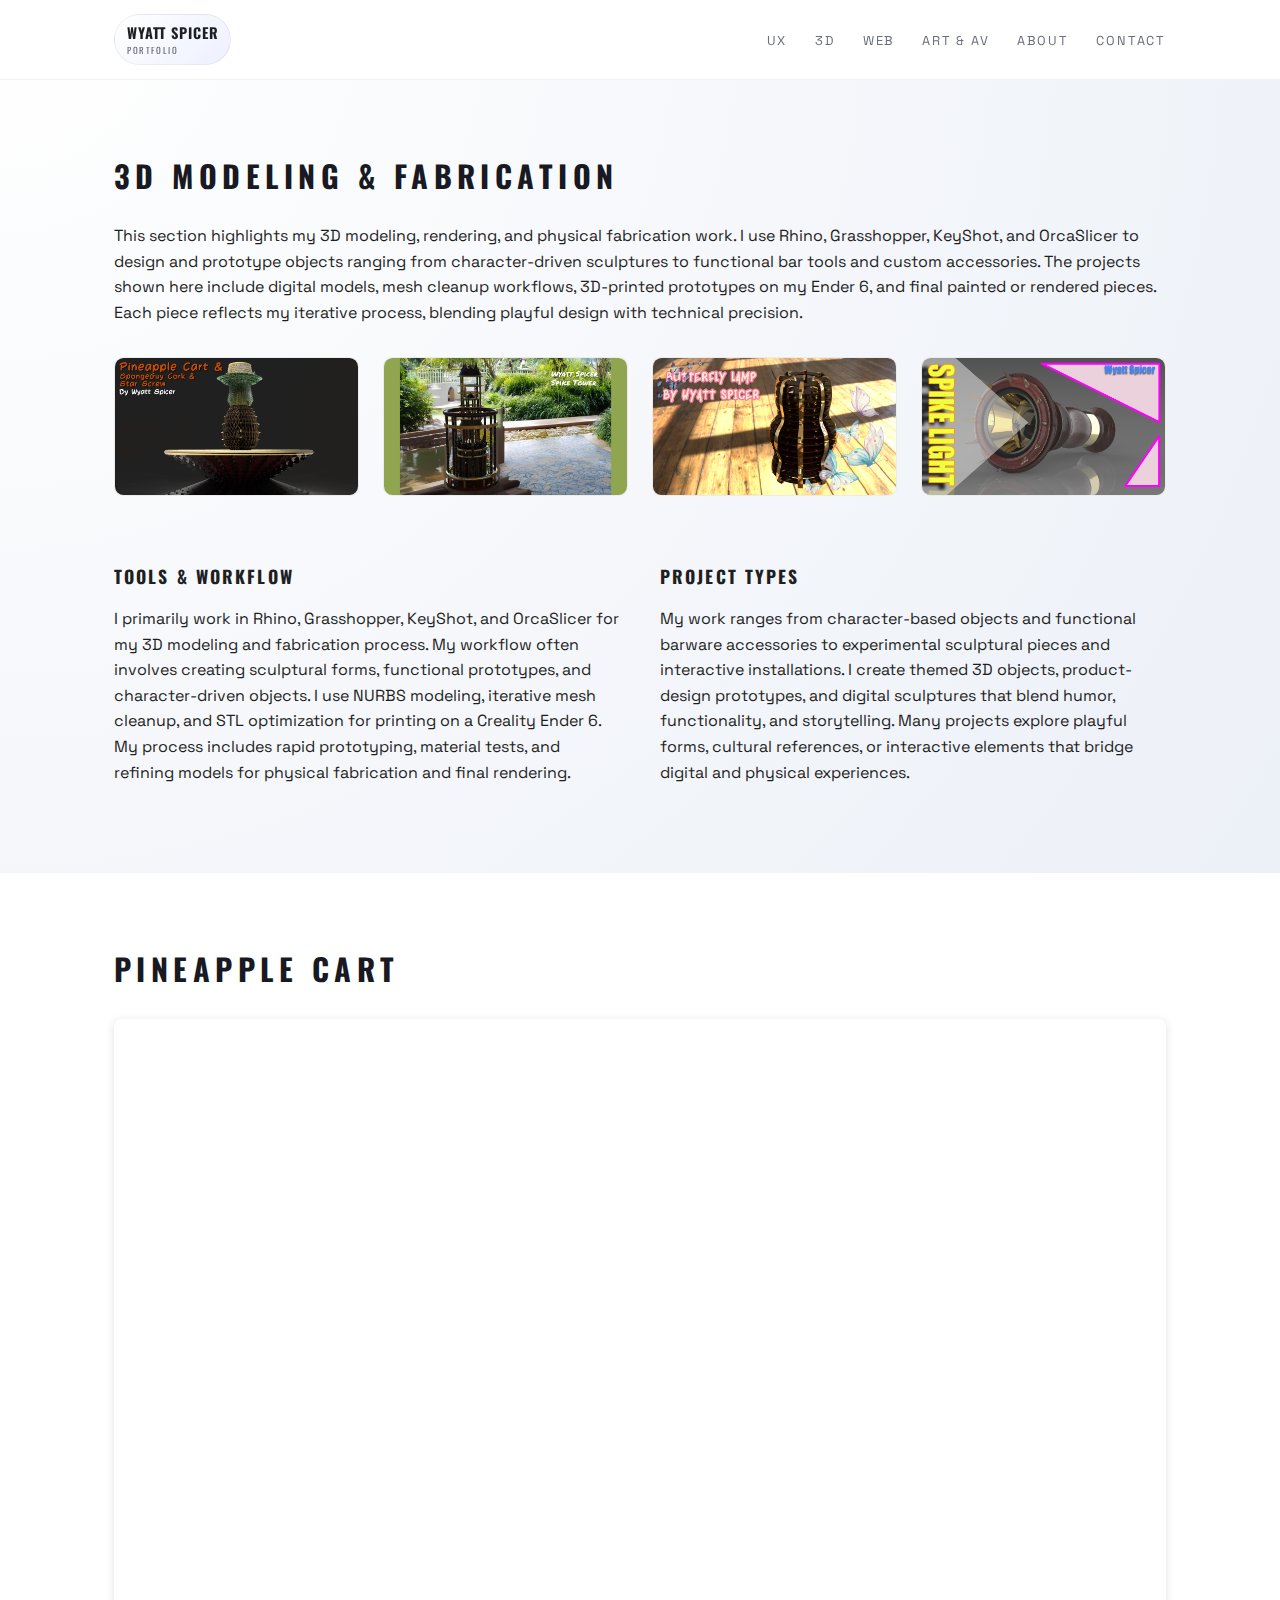
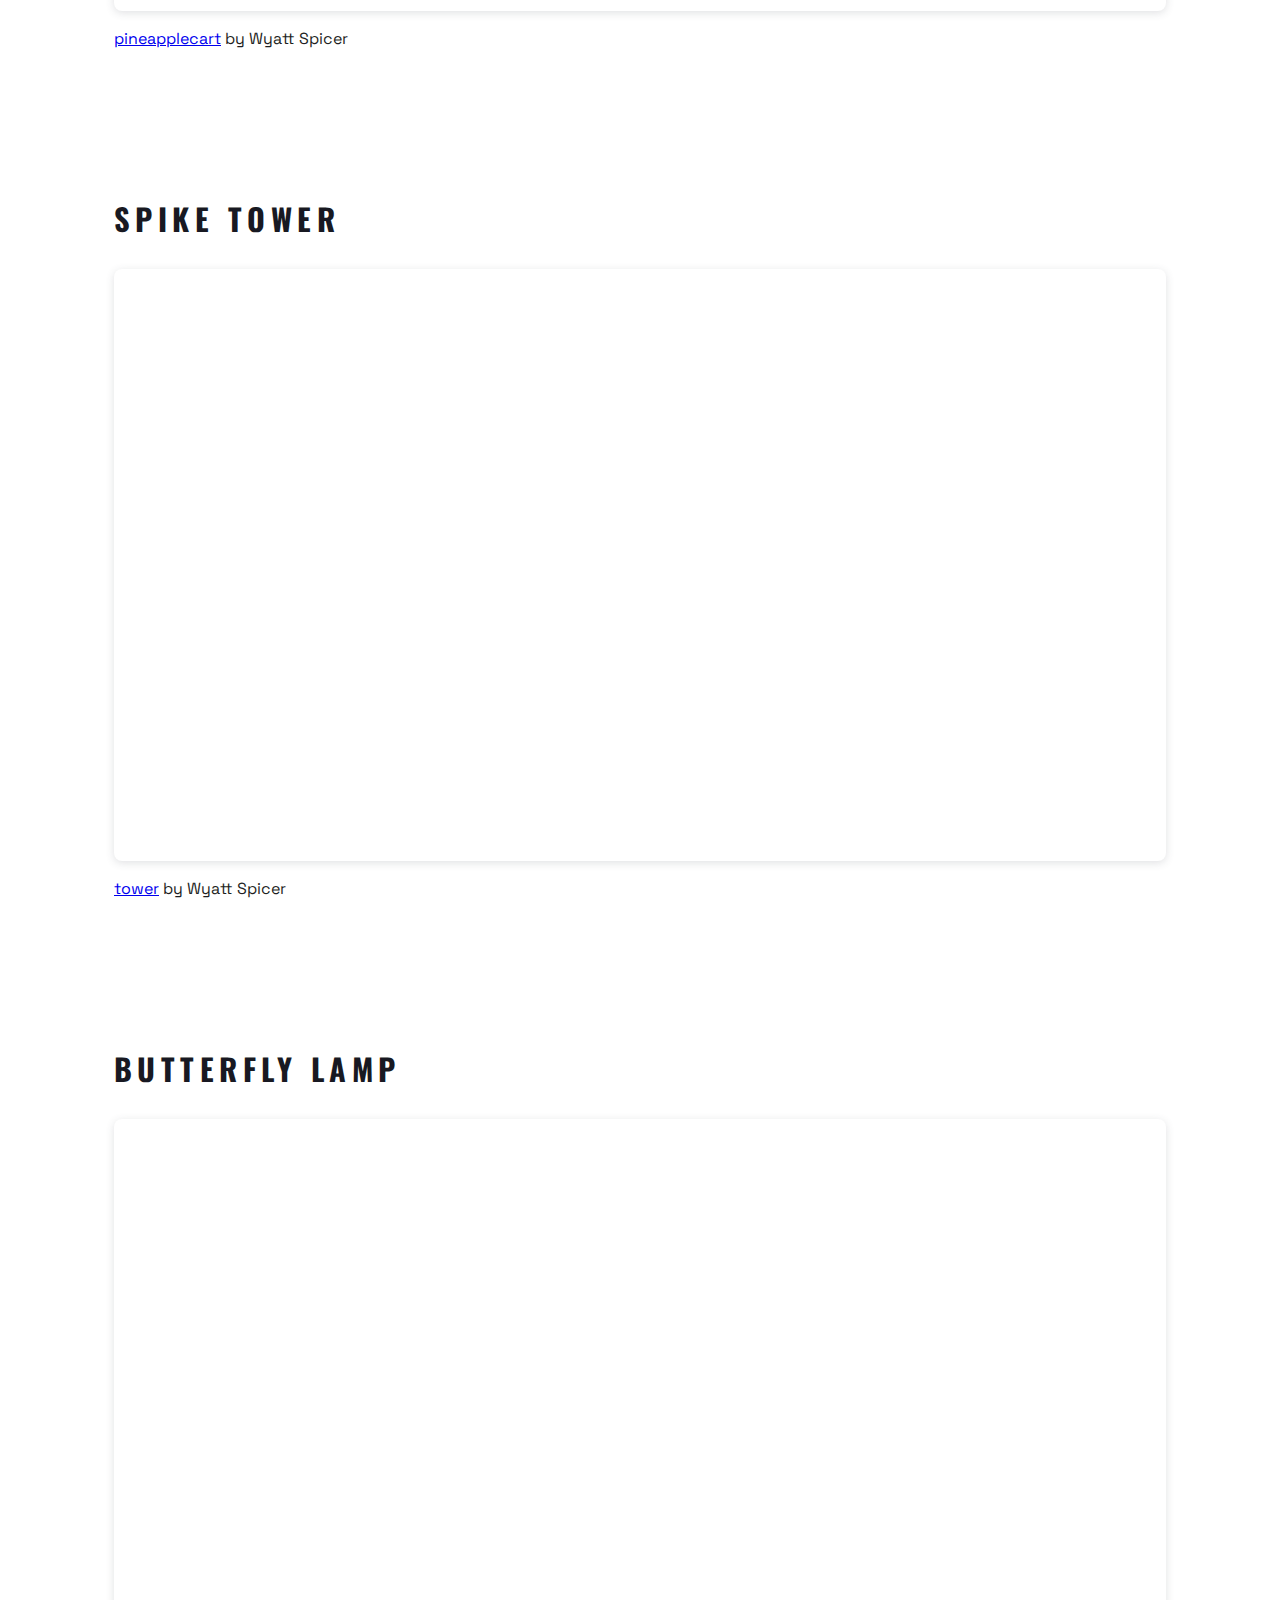
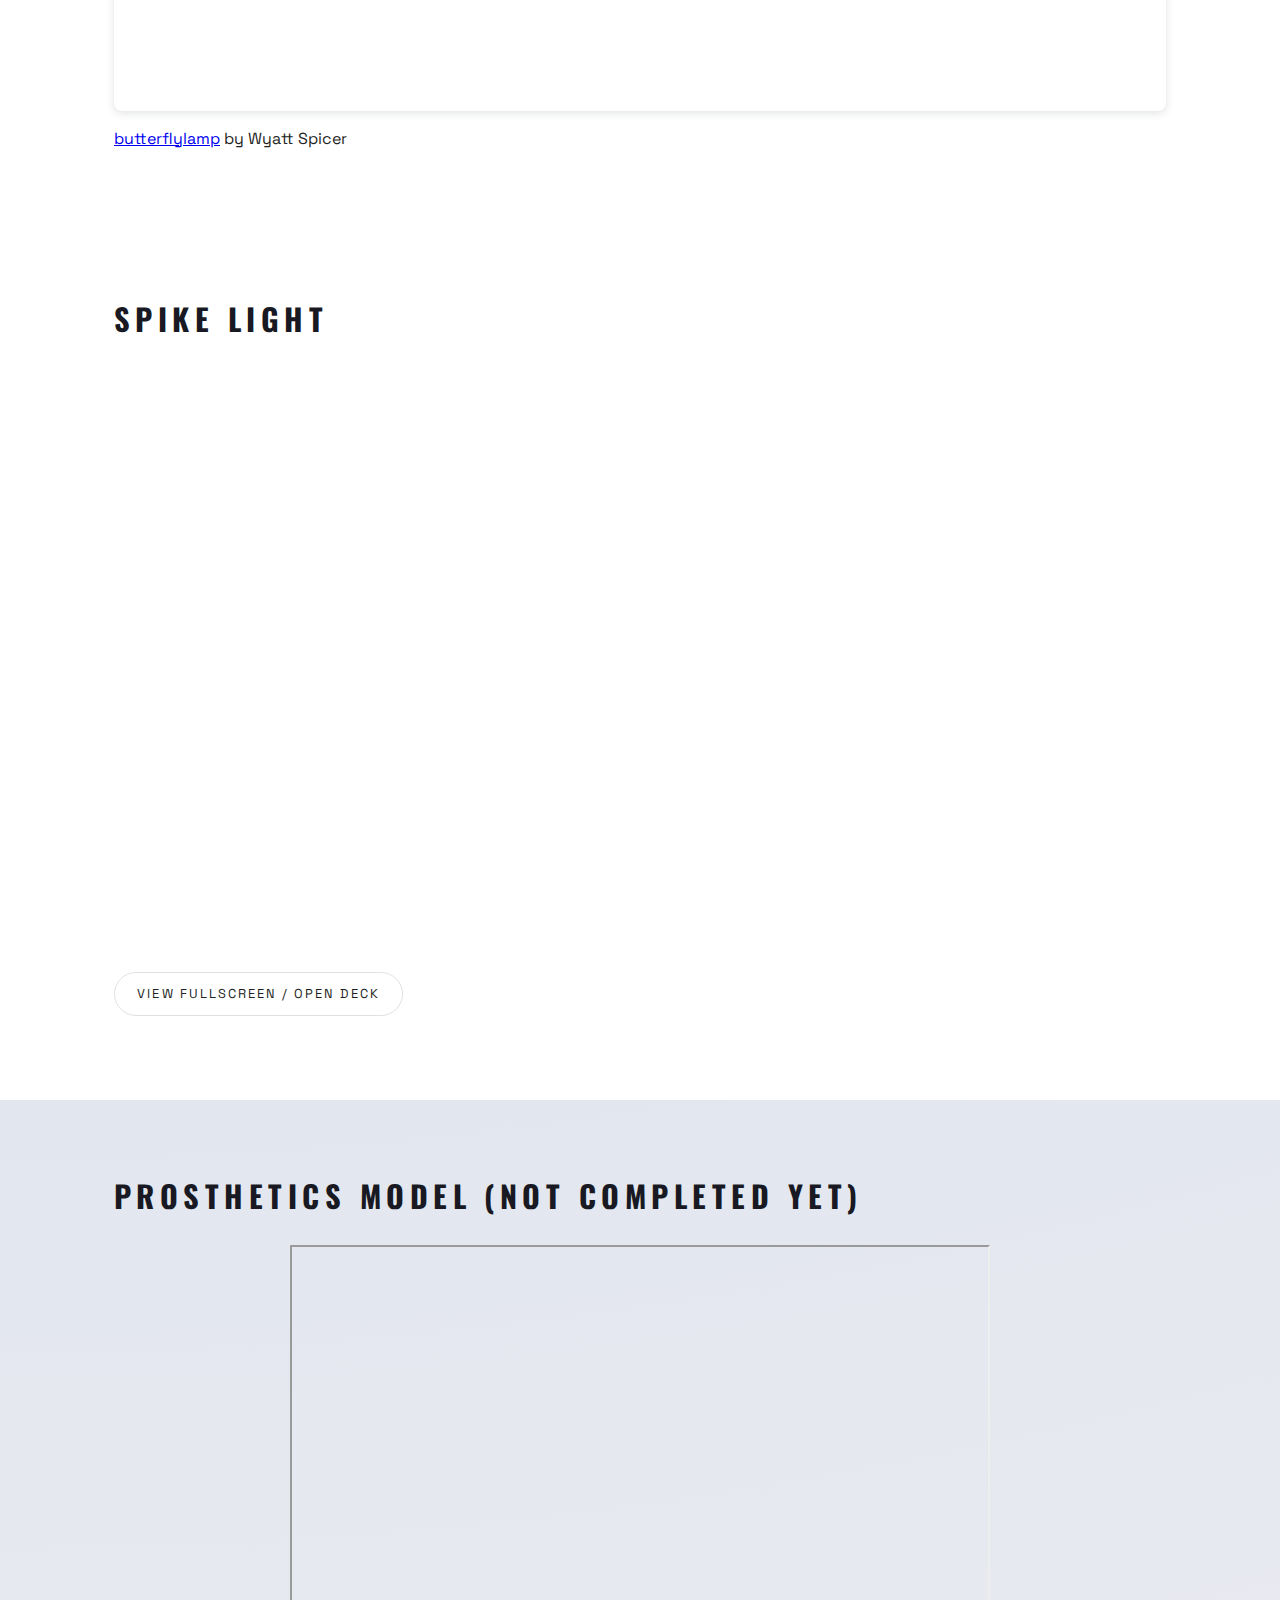
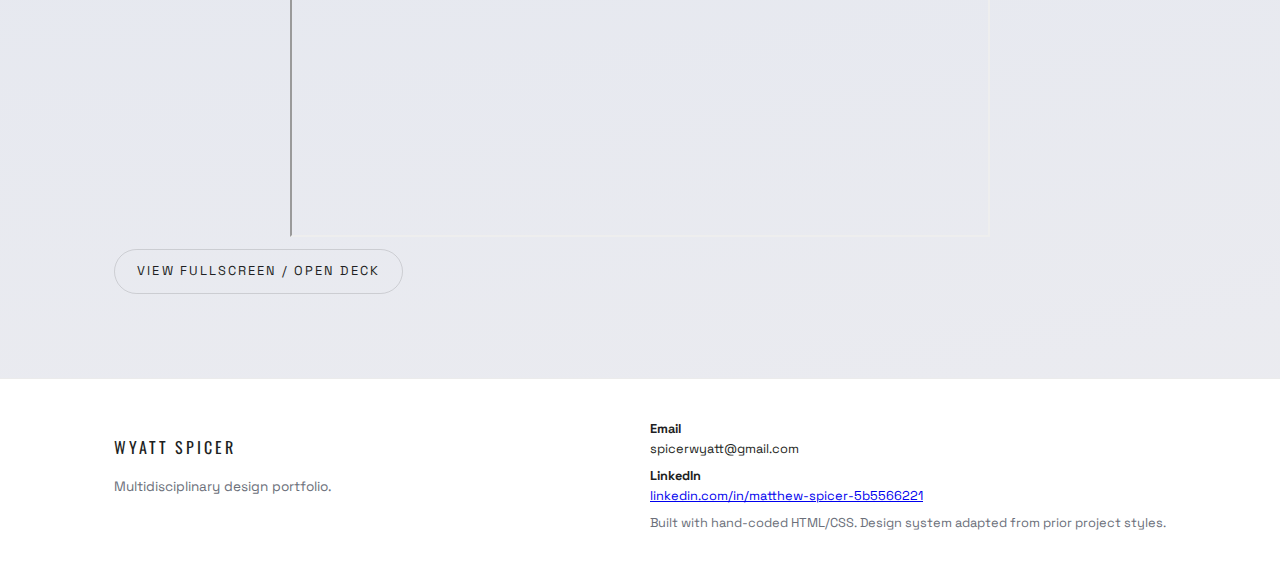
<file: sample-index-page-main/3d.html>
<!DOCTYPE html>
<html lang="en">
<head>
  <meta charset="UTF-8" />
  <title>3D Modeling & Fabrication – Wyatt Spicer</title>
  <meta name="viewport" content="width=device-width, initial-scale=1.0" />
  <link rel="stylesheet" href="styles.css" />
  <link rel="preconnect" href="https://fonts.googleapis.com" />
  <link rel="preconnect" href="https://fonts.gstatic.com" crossorigin />
  <link href="https://fonts.googleapis.com/css2?family=Space+Grotesk:wght@300;400;500;600&family=Oswald:wght@400;500;600;700&display=swap" rel="stylesheet" />
</head>
<body>
  <header class="site-header">
    <div class="container header-inner">
      <a href="index.html" class="logo-link">
        <div class="logo-mark">
          <span class="logo-top">WYATT SPICER</span>
          <span class="logo-bottom">PORTFOLIO</span>
        </div>
      </a>
      <nav class="main-nav">
        <a href="ux.html">UX</a>
        <a href="3d.html">3D</a>
        <a href="web.html">Web</a>
        <a href="art.html">Art & AV</a>
        <a href="about.html">About</a>
        <a href="contact.html">Contact</a>
      </nav>
    </div>
  </header>

  <main>
    <section class="section">
      <div class="container">
        <h1 class="section-title">3D Modeling & Fabrication</h1>
        <p>
          This section highlights my 3D modeling, rendering, and physical fabrication work. I use Rhino, Grasshopper, KeyShot, and OrcaSlicer to design and prototype objects ranging from character-driven sculptures to functional bar tools and custom accessories. The projects shown here include digital models, mesh cleanup workflows, 3D-printed prototypes on my Ender 6, and final painted or rendered pieces. Each piece reflects my iterative process, blending playful design with technical precision.
        </p>

        <div class="gallery-grid">
          <img src="images/cart.png" alt="Pineapple Cart" />
          <img src="images/tower.png" alt="Spike Tower" />
          <img src="images/lamp.png" alt="Butterfly Lamp" />
          <img src="images/light.png" alt="Spike Light" />
        </div>

        <div class="split" style="margin-top: 3rem;">
          <div>
            <h3>Tools & Workflow</h3>
            <p>
              I primarily work in Rhino, Grasshopper, KeyShot, and OrcaSlicer for my 3D modeling and fabrication process. My workflow often involves creating sculptural forms, functional prototypes, and character-driven objects. I use NURBS modeling, iterative mesh cleanup, and STL optimization for printing on a Creality Ender 6. My process includes rapid prototyping, material tests, and refining models for physical fabrication and final rendering.
            </p>
          </div>
          <div>
            <h3>Project Types</h3>
            <p>
              My work ranges from character-based objects and functional barware accessories to experimental sculptural pieces and interactive installations. I create themed 3D objects, product-design prototypes, and digital sculptures that blend humor, functionality, and storytelling. Many projects explore playful forms, cultural references, or interactive elements that bridge digital and physical experiences.
            </p>
          </div>
        </div>
      </div>
    </section>

    <section id="movie-app" class="section section-dark">
      <div class="container">
        <h2 class="section-title">Pineapple Cart</h2>
        <div style="position: relative; width: 100%; height: 0; padding-top: 56.2500%; padding-bottom: 0; box-shadow: 0 2px 8px 0 rgba(63,69,81,0.16); margin-top: 1.6em; margin-bottom: 0.9em; overflow: hidden; border-radius: 8px; will-change: transform;">  <iframe loading="lazy" style="position: absolute; width: 100%; height: 100%; top: 0; left: 0; border: none; padding: 0;margin: 0;"    src="https://www.canva.com/design/DAG4ivGVEfI/9qvOlHLRt73UgkLNZONrJQ/view?embed" allowfullscreen="allowfullscreen" allow="fullscreen">  </iframe></div><a href="https:&#x2F;&#x2F;www.canva.com&#x2F;design&#x2F;DAG4ivGVEfI&#x2F;9qvOlHLRt73UgkLNZONrJQ&#x2F;view?utm_content=DAG4ivGVEfI&amp;utm_campaign=designshare&amp;utm_medium=embeds&amp;utm_source=link" target="_blank" rel="noopener">pineapplecart</a> by Wyatt Spicer
      </div>
    </section>
    <section id="movie-app" class="section section-dark">
      <div class="container">
        <h2 class="section-title">Spike Tower</h2>
        <div style="position: relative; width: 100%; height: 0; padding-top: 56.2500%; padding-bottom: 0; box-shadow: 0 2px 8px 0 rgba(63,69,81,0.16); margin-top: 1.6em; margin-bottom: 0.9em; overflow: hidden; border-radius: 8px; will-change: transform;">  <iframe loading="lazy" style="position: absolute; width: 100%; height: 100%; top: 0; left: 0; border: none; padding: 0;margin: 0;"    src="https://www.canva.com/design/DAG7Jgh48BE/awBkDQkElh5jGm4UI5WDpA/view?embed" allowfullscreen="allowfullscreen" allow="fullscreen">  </iframe></div><a href="https:&#x2F;&#x2F;www.canva.com&#x2F;design&#x2F;DAG7Jgh48BE&#x2F;awBkDQkElh5jGm4UI5WDpA&#x2F;view?utm_content=DAG7Jgh48BE&amp;utm_campaign=designshare&amp;utm_medium=embeds&amp;utm_source=link" target="_blank" rel="noopener">tower</a> by Wyatt Spicer
      </div>
    </section>
    
    <section id="movie-app" class="section section-dark">
      <div class="container">
        <h2 class="section-title">Butterfly Lamp</h2>
        <div style="position: relative; width: 100%; height: 0; padding-top: 56.2500%; padding-bottom: 0; box-shadow: 0 2px 8px 0 rgba(63,69,81,0.16); margin-top: 1.6em; margin-bottom: 0.9em; overflow: hidden; border-radius: 8px; will-change: transform;">  <iframe loading="lazy" style="position: absolute; width: 100%; height: 100%; top: 0; left: 0; border: none; padding: 0;margin: 0;"    src="https://www.canva.com/design/DAG6myU55rU/yTT2_RsHsXzPF9xl-rBKlw/view?embed" allowfullscreen="allowfullscreen" allow="fullscreen">  </iframe></div><a href="https:&#x2F;&#x2F;www.canva.com&#x2F;design&#x2F;DAG6myU55rU&#x2F;yTT2_RsHsXzPF9xl-rBKlw&#x2F;view?utm_content=DAG6myU55rU&amp;utm_campaign=designshare&amp;utm_medium=embeds&amp;utm_source=link" target="_blank" rel="noopener">butterflylamp</a> by Wyatt Spicer
      </div>
    </section>

    <section id="spikelight" class="section section-dark">
      <div class="container">
        <h2 class="section-title">Spike Light</h2>
        <div class="video-container" style="margin-top: 1.5rem;">
          <iframe src="https://docs.google.com/presentation/d/e/2PACX-1vSTbZjUgwwJM5fC_crbcsYnN8GfxjyORX-FITheIaH6zosItdrAUwJwv1EUg3-llMeCa6qsLnHH6Qbs/pubembed?start=false&loop=true&delayms=30000" frameborder="0" width=100% height=0 allowfullscreen="true" mozallowfullscreen="true" webkitallowfullscreen="true"></iframe>
        </div>

        <p class="hero-disclaimer" style="margin-top: 0.75rem;">
          <a href="DIRECT_LINK_TO_SPIKELIGHT_DECK" target="_blank" class="btn btn-ghost">
            View Fullscreen / Open Deck
          </a>
        </p>
      </div>
    </section>

    <section id="prosthetics" class="section section">
      <div class="container">
        <h2 class="section-title">Prosthetics Model (NOT COMPLETED YET)</h2>
        <div class="video-container" style="margin-top: 1.5rem;">
          <iframe src=""></iframe>
        </div>

        <p class="hero-disclaimer" style="margin-top: 0.75rem;">
          <a href="DIRECT_LINK_TO_LGBTQ_DECK" target="_blank" class="btn btn-ghost">
            View Fullscreen / Open Deck
          </a>
        </p>
      </div>
    </section>
  </main>

   <footer class="site-footer">
    <div class="container footer-inner">
      <div>
        <p class="footer-logo">WYATT SPICER</p>
        <p class="footer-note">
          Multidisciplinary design portfolio.
        </p>
      </div>
     <div class="footer-meta">
        <p><strong>Email</strong><br />spicerwyatt@gmail.com</p>
        <p>
          <strong>LinkedIn</strong><br />
          <a href="https://www.linkedin.com/in/matthew-spicer-5b5566221" target="_blank" rel="noopener noreferrer">
            linkedin.com/in/matthew-spicer-5b5566221
          </a>
        </p>
      
        <p class="footer-disclaimer">
          Built with hand-coded HTML/CSS. Design system adapted from prior project styles.
        </p>
    </div>
  </footer>
</body>
</html>
</file>
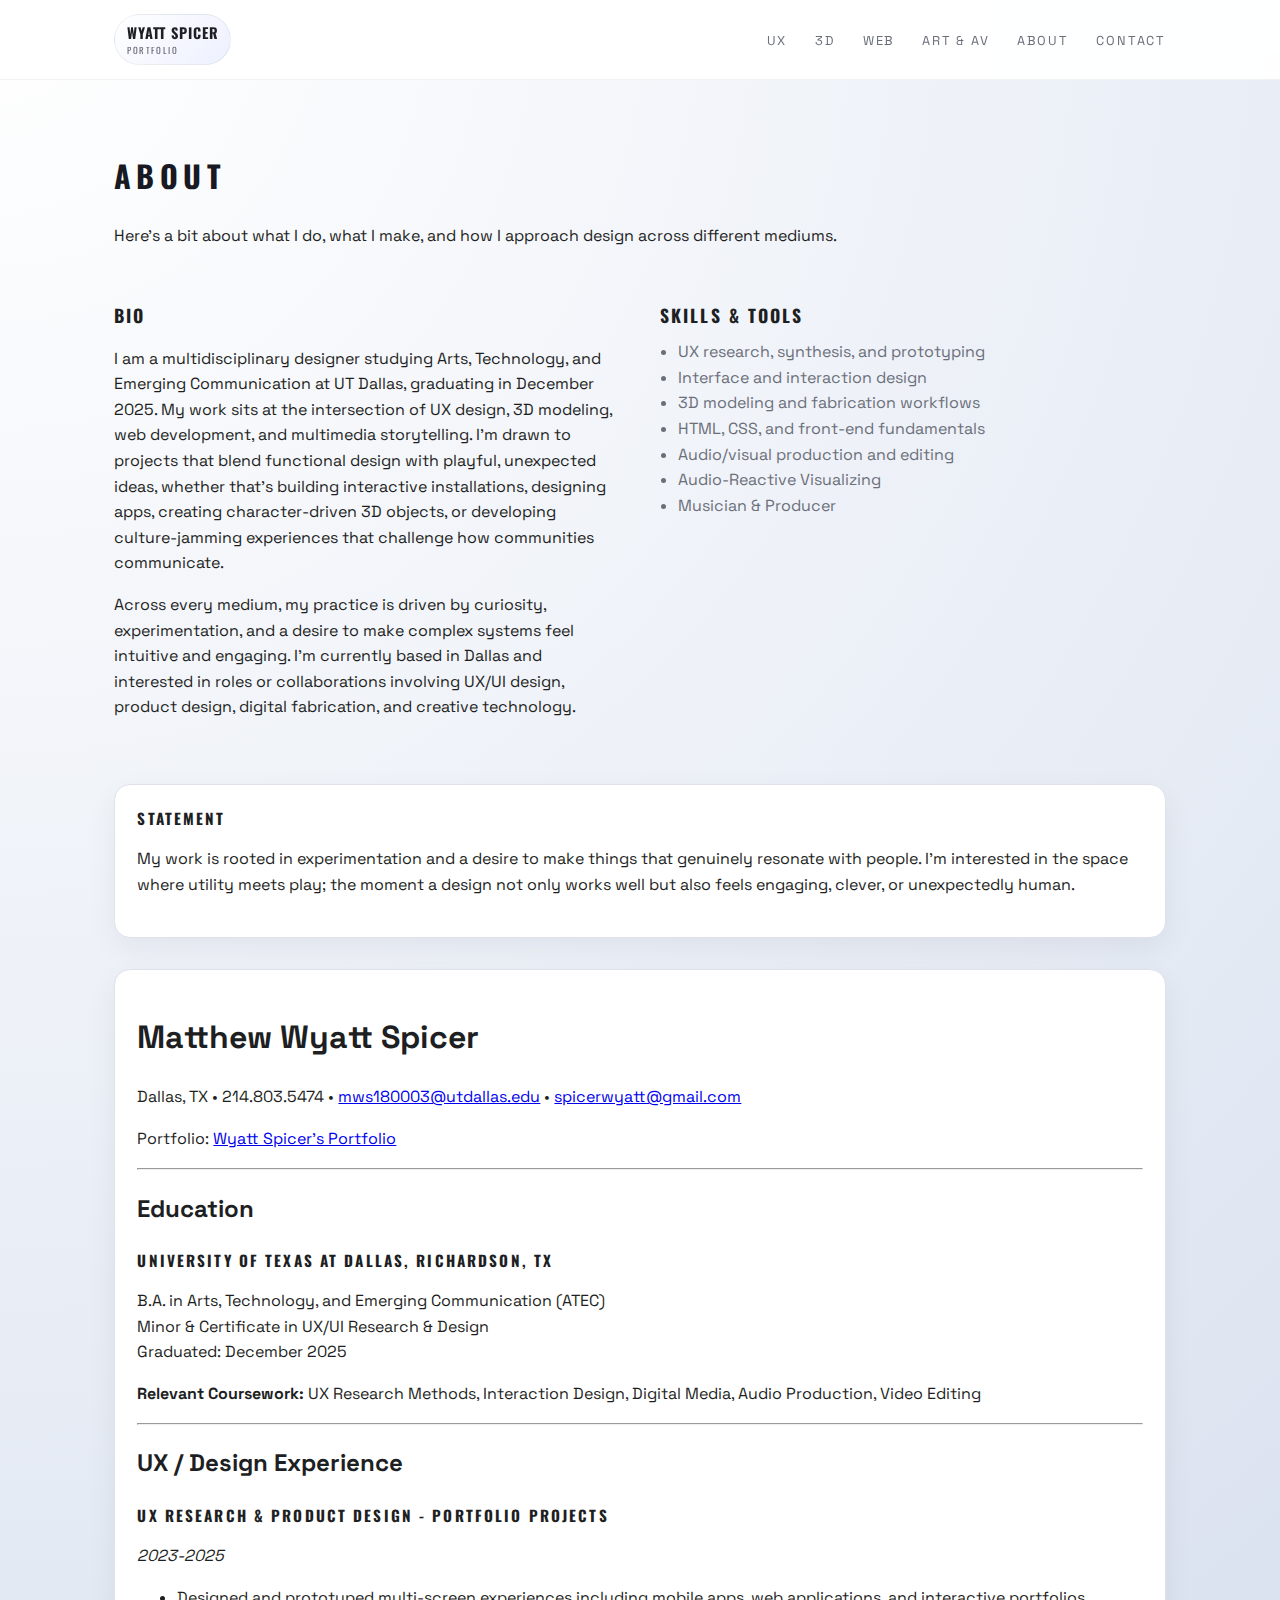
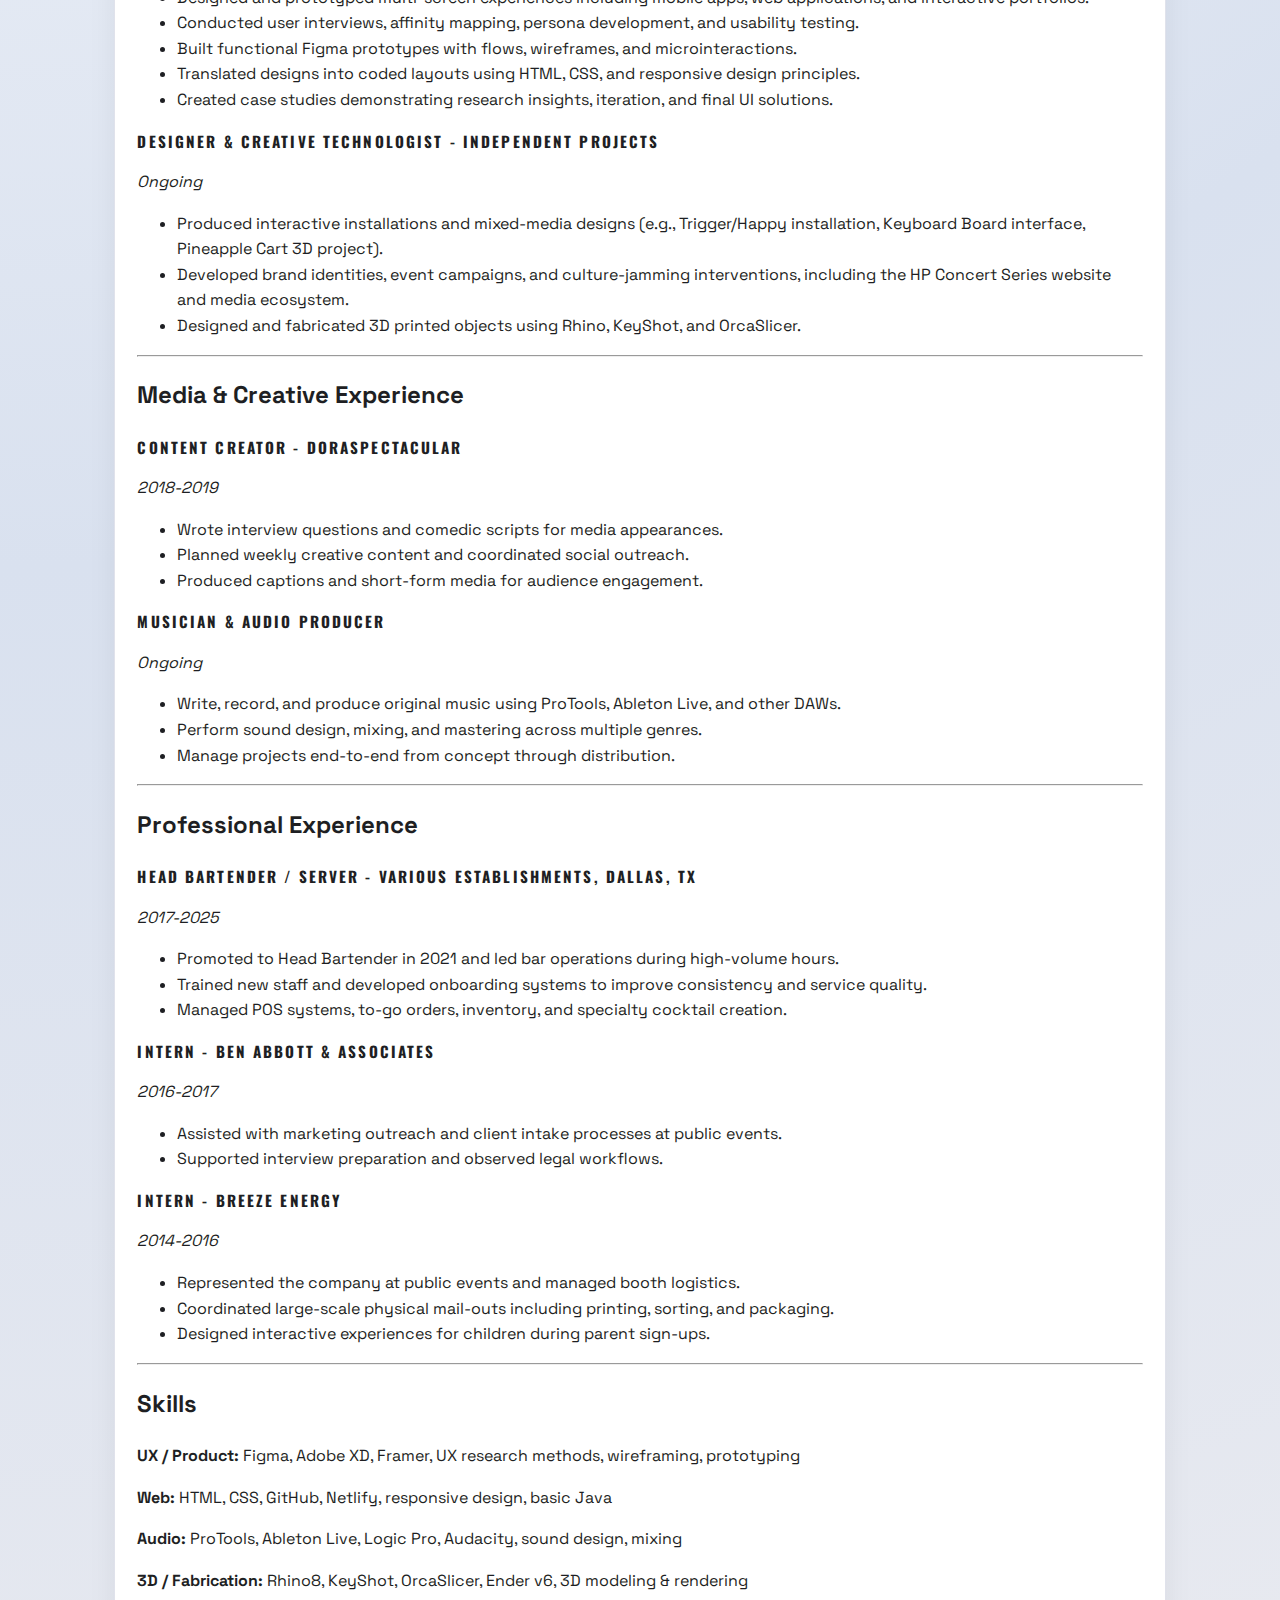
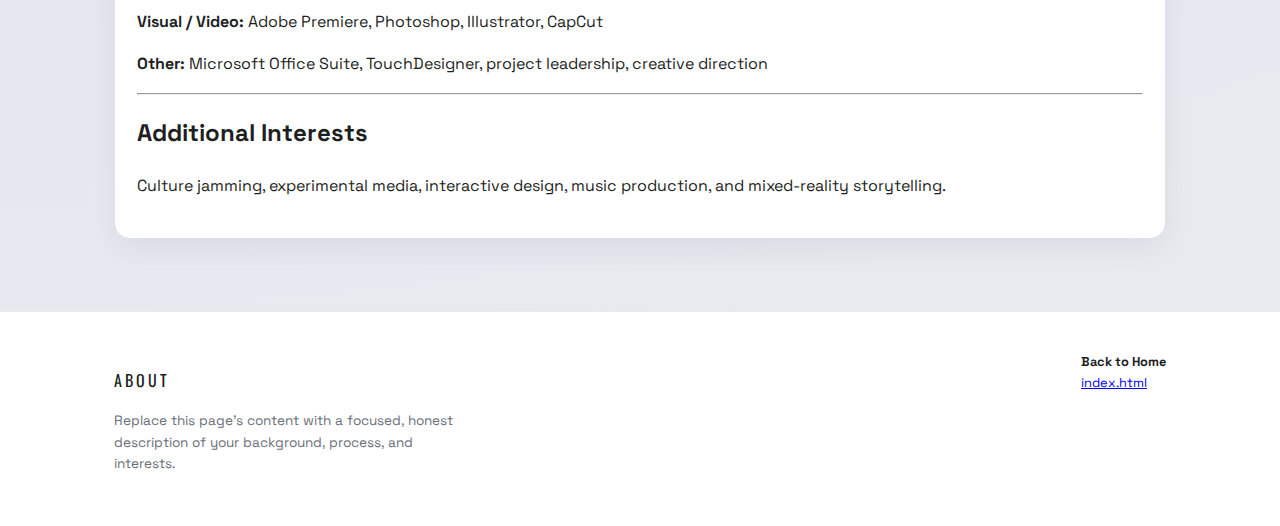
<file: sample-index-page-main/about.html>
<!DOCTYPE html>
<html lang="en">
<head>
  <meta charset="UTF-8" />
  <title>About – Wyatt Spicer</title>
  <meta name="viewport" content="width=device-width, initial-scale=1.0" />
  <link rel="stylesheet" href="styles.css" />
  <link rel="preconnect" href="https://fonts.googleapis.com" />
  <link rel="preconnect" href="https://fonts.gstatic.com" crossorigin />
  <link href="https://fonts.googleapis.com/css2?family=Space+Grotesk:wght@300;400;500;600&family=Oswald:wght@400;500;600;700&display=swap" rel="stylesheet" />
</head>
<body>
  <header class="site-header">
    <div class="container header-inner">
      <a href="index.html" class="logo-link">
        <div class="logo-mark">
          <span class="logo-top">WYATT SPICER</span>
          <span class="logo-bottom">PORTFOLIO</span>
        </div>
      </a>
      <nav class="main-nav">
        <a href="ux.html">UX</a>
        <a href="3d.html">3D</a>
        <a href="web.html">Web</a>
        <a href="art.html">Art & AV</a>
        <a href="about.html">About</a>
        <a href="contact.html">Contact</a>
      </nav>
    </div>
  </header>

  <main>
    <section class="section">
      <div class="container">
        <h1 class="section-title">About</h1>
        <p>
          Here's a bit about what I do, what I make, and how I approach design across different mediums.
        </p>
        <div class="split">
          <div>
            <h3>Bio</h3>
            <p>
              I am a multidisciplinary designer studying Arts, Technology, and Emerging Communication at UT Dallas, graduating in December 2025. My work sits at the intersection of UX design, 3D modeling, web development, and multimedia storytelling. I'm drawn to projects that blend functional design with playful, unexpected ideas, whether that's building interactive installations, designing apps, creating character-driven 3D objects, or developing culture-jamming experiences that challenge how communities communicate.
            </p>
            <p>
              Across every medium, my practice is driven by curiosity, experimentation, and a desire to make complex systems feel intuitive and engaging. I'm currently based in Dallas and interested in roles or collaborations involving UX/UI design, product design, digital fabrication, and creative technology.
            </p>
          </div>
          <div>
            <h3>Skills & Tools</h3>
            <ul class="bullet-list">
              <li>UX research, synthesis, and prototyping</li>
              <li>Interface and interaction design</li>
              <li>3D modeling and fabrication workflows</li>
              <li>HTML, CSS, and front-end fundamentals</li>
              <li>Audio/visual production and editing</li>
              <li>Audio-Reactive Visualizing</li>
              <li>Musician & Producer</li>
            </ul>
          </div>
        </div>
        <div class="grid" style="margin-top: 3rem;">
          <article class="card">
            <h3>Statement</h3>
            <p>
              My work is rooted in experimentation and a desire to make things that genuinely resonate with people. I'm interested in the space where utility meets play; the moment a design not only works well but also feels engaging, clever, or unexpectedly human.
            </p>
          </article>
          <article class="card">
            <section>
              <h1>Matthew Wyatt Spicer</h1>
              <p>Dallas, TX • 214.803.5474 • <a href="mailto:mws180003@utdallas.edu">mws180003@utdallas.edu</a> • <a href="mailto:spicerwyatt@gmail.com">spicerwyatt@gmail.com</a></p>
              <p>Portfolio: <a href="YOUR_PORTFOLIO_URL_HERE" target="_blank">Wyatt Spicer's Portfolio</a></p>
    </section>
            <hr>
            <section>
              <h2>Education</h2>
              <h3>University of Texas at Dallas, Richardson, TX</h3>
              <p>
                B.A. in Arts, Technology, and Emerging Communication (ATEC)<br>
                Minor & Certificate in UX/UI Research &amp; Design<br>
                Graduated: December 2025
              </p>
              <p>
                <strong>Relevant Coursework:</strong> UX Research Methods, Interaction Design, Digital Media,
                Audio Production, Video Editing
              </p>
            </section>
            <hr>
            <section>
              <h2>UX / Design Experience</h2>
              <article>
                <h3>UX Research & Product Design - Portfolio Projects</h3>
                <p><em>2023-2025</em></p>
                <ul>
                  <li>Designed and prototyped multi-screen experiences including mobile apps, web applications, and interactive portfolios.</li>
                  <li>Conducted user interviews, affinity mapping, persona development, and usability testing.</li>
                  <li>Built functional Figma prototypes with flows, wireframes, and microinteractions.</li>
                  <li>Translated designs into coded layouts using HTML, CSS, and responsive design principles.</li>
                  <li>Created case studies demonstrating research insights, iteration, and final UI solutions.</li>
                </ul>
              </article>
              <article>
                <h3>Designer & Creative Technologist - Independent Projects</h3>
                <p><em>Ongoing</em></p>
                <ul>
                  <li>Produced interactive installations and mixed-media designs (e.g., Trigger/Happy installation, Keyboard Board interface, Pineapple Cart 3D project).</li>
                  <li>Developed brand identities, event campaigns, and culture-jamming interventions, including the HP Concert Series website and media ecosystem.</li>
                  <li>Designed and fabricated 3D printed objects using Rhino, KeyShot, and OrcaSlicer.</li>
                </ul>
              </article>
            </section>
            <hr>
            <section>
              <h2>Media & Creative Experience</h2>

              <article>
                <h3>Content Creator - DoraSpectacular</h3>
                <p><em>2018-2019</em></p>
                <ul>
                  <li>Wrote interview questions and comedic scripts for media appearances.</li>
                  <li>Planned weekly creative content and coordinated social outreach.</li>
                  <li>Produced captions and short-form media for audience engagement.</li>
                </ul>
              </article>
              <article>
                <h3>Musician & Audio Producer</h3>
                <p><em>Ongoing</em></p>
                <ul>
                  <li>Write, record, and produce original music using ProTools, Ableton Live, and other DAWs.</li>
                  <li>Perform sound design, mixing, and mastering across multiple genres.</li>
                  <li>Manage projects end-to-end from concept through distribution.</li>
                </ul>
              </article>
            </section>
            <hr>
            <section>
              <h2>Professional Experience</h2>
              <article>
                <h3>Head Bartender / Server - Various Establishments, Dallas, TX</h3>
                <p><em>2017-2025</em></p>
                <ul>
                  <li>Promoted to Head Bartender in 2021 and led bar operations during high-volume hours.</li>
                  <li>Trained new staff and developed onboarding systems to improve consistency and service quality.</li>
                  <li>Managed POS systems, to-go orders, inventory, and specialty cocktail creation.</li>
                </ul>
              </article>

              <article>
                <h3>Intern - Ben Abbott & Associates</h3>
                <p><em>2016-2017</em></p>
                <ul>
                  <li>Assisted with marketing outreach and client intake processes at public events.</li>
                  <li>Supported interview preparation and observed legal workflows.</li>
                </ul>
              </article>

              <article>
                <h3>Intern - Breeze Energy</h3>
                <p><em>2014-2016</em></p>
                <ul>
                  <li>Represented the company at public events and managed booth logistics.</li>
                  <li>Coordinated large-scale physical mail-outs including printing, sorting, and packaging.</li>
                  <li>Designed interactive experiences for children during parent sign-ups.</li>
                </ul>
              </article>
            </section>
            <hr>
            <section>
              <h2>Skills</h2>
              <p><strong>UX / Product:</strong> Figma, Adobe XD, Framer, UX research methods, wireframing, prototyping</p>
              <p><strong>Web:</strong> HTML, CSS, GitHub, Netlify, responsive design, basic Java</p>
              <p><strong>Audio:</strong> ProTools, Ableton Live, Logic Pro, Audacity, sound design, mixing</p>
              <p><strong>3D / Fabrication:</strong> Rhino8, KeyShot, OrcaSlicer, Ender v6, 3D modeling &amp; rendering</p>
              <p><strong>Visual / Video:</strong> Adobe Premiere, Photoshop, Illustrator, CapCut</p>
              <p><strong>Other:</strong> Microsoft Office Suite, TouchDesigner, project leadership, creative direction</p>
            </section>
            <hr>
            <section>
              <h2>Additional Interests</h2>
              <p>Culture jamming, experimental media, interactive design, music production, and mixed-reality storytelling.</p>
            </section>
                  </article>
                </div>
              </div>
            </section>
  </main>

  <footer class="site-footer">
    <div class="container footer-inner">
      <div>
        <p class="footer-logo">ABOUT</p>
        <p class="footer-note">
          Replace this page's content with a focused, honest description of your
          background, process, and interests.
        </p>
      </div>
      <div class="footer-meta">
        <p><strong>Back to Home</strong><br /><a href="index.html">index.html</a></p>
      </div>
    </div>
  </footer>
</body>
</html>
</file>
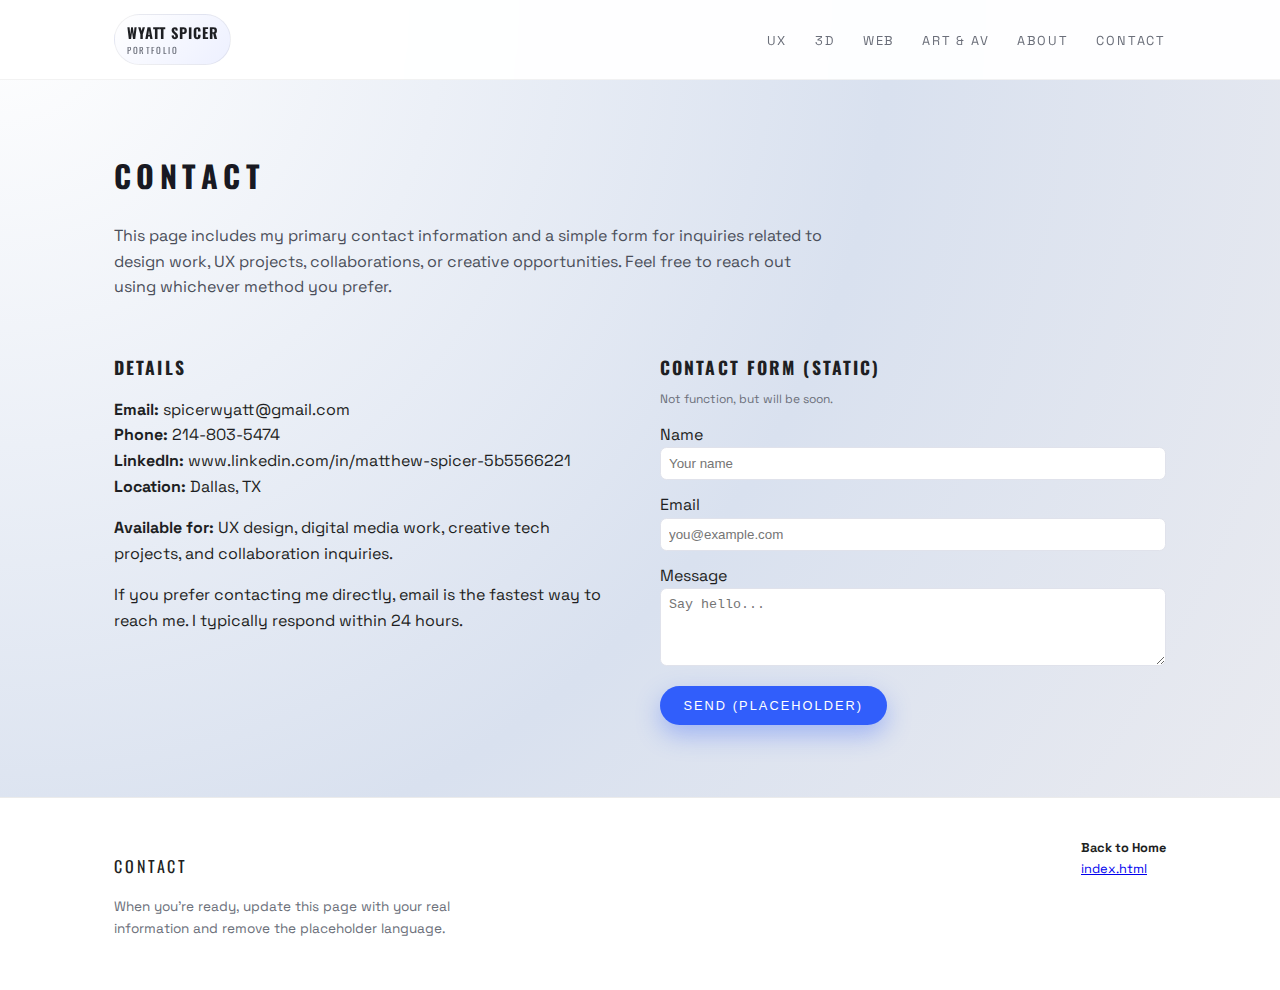
<file: sample-index-page-main/contact.html>
<!DOCTYPE html>
<html lang="en">
<head>
  <meta charset="UTF-8" />
  <title>Contact – Wyatt Spicer</title>
  <meta name="viewport" content="width=device-width, initial-scale=1.0" />
  <link rel="stylesheet" href="styles.css" />
  <link rel="preconnect" href="https://fonts.googleapis.com" />
  <link rel="preconnect" href="https://fonts.gstatic.com" crossorigin />
  <link href="https://fonts.googleapis.com/css2?family=Space+Grotesk:wght@300;400;500;600&family=Oswald:wght@400;500;600;700&display=swap" rel="stylesheet" />
</head>
<body>
  <header class="site-header">
    <div class="container header-inner">
      <a href="index.html" class="logo-link">
        <div class="logo-mark">
          <span class="logo-top">WYATT SPICER</span>
          <span class="logo-bottom">PORTFOLIO</span>
        </div>
      </a>
      <nav class="main-nav">
        <a href="ux.html">UX</a>
        <a href="3d.html">3D</a>
        <a href="web.html">Web</a>
        <a href="art.html">Art & AV</a>
        <a href="about.html">About</a>
        <a href="contact.html">Contact</a>
      </nav>
    </div>
  </header>

  <main>
    <section class="section">
      <div class="container">
        <h1 class="section-title">Contact</h1>
        <p class="lead">
          This page includes my primary contact information and a simple form for inquiries related to design work, UX projects, collaborations, or creative opportunities. Feel free to reach out using whichever method you prefer.
        </p>

        <div class="split">
          <div>
            <h3>Details</h3>
            <p>
              <strong>Email:</strong> spicerwyatt@gmail.com<br />
              <strong>Phone:</strong> 214-803-5474<br />
              <strong>LinkedIn:</strong> www.linkedin.com/in/matthew-spicer-5b5566221<br />
              <strong>Location:</strong> Dallas, TX<br />
            </p>
            <p>
              <strong>Available for:</strong> UX design, digital media work, creative tech projects, and collaboration inquiries.
            </p>
            <p>
              If you prefer contacting me directly, email is the fastest way to reach me. I typically respond within 24 hours.
            </p>
          </div>
          <div>
            <h3>Contact Form (Static)</h3>
            <p class="hero-disclaimer">
              Not function, but will be soon.
            </p>
            <form>
              <div style="margin-bottom: 0.75rem;">
                <label for="name">Name</label><br />
                <input id="name" type="text" placeholder="Your name" style="width: 100%; padding: 0.5rem; border-radius: 0.4rem; border: 1px solid var(--border);" />
              </div>
              <div style="margin-bottom: 0.75rem;">
                <label for="email">Email</label><br />
                <input id="email" type="email" placeholder="you@example.com" style="width: 100%; padding: 0.5rem; border-radius: 0.4rem; border: 1px solid var(--border);" />
              </div>
              <div style="margin-bottom: 0.75rem;">
                <label for="message">Message</label><br />
                <textarea id="message" rows="4" placeholder="Say hello..." style="width: 100%; padding: 0.5rem; border-radius: 0.4rem; border: 1px solid var(--border);"></textarea>
              </div>
              <button type="submit" class="btn btn-primary" disabled>Send (Placeholder)</button>
            </form>
          </div>
        </div>
      </div>
    </section>
  </main>

  <footer class="site-footer">
    <div class="container footer-inner">
      <div>
        <p class="footer-logo">CONTACT</p>
        <p class="footer-note">
          When you're ready, update this page with your real information and
          remove the placeholder language.
        </p>
      </div>
      <div class="footer-meta">
        <p><strong>Back to Home</strong><br /><a href="index.html">index.html</a></p>
      </div>
    </div>
  </footer>
</body>
</html>
</file>
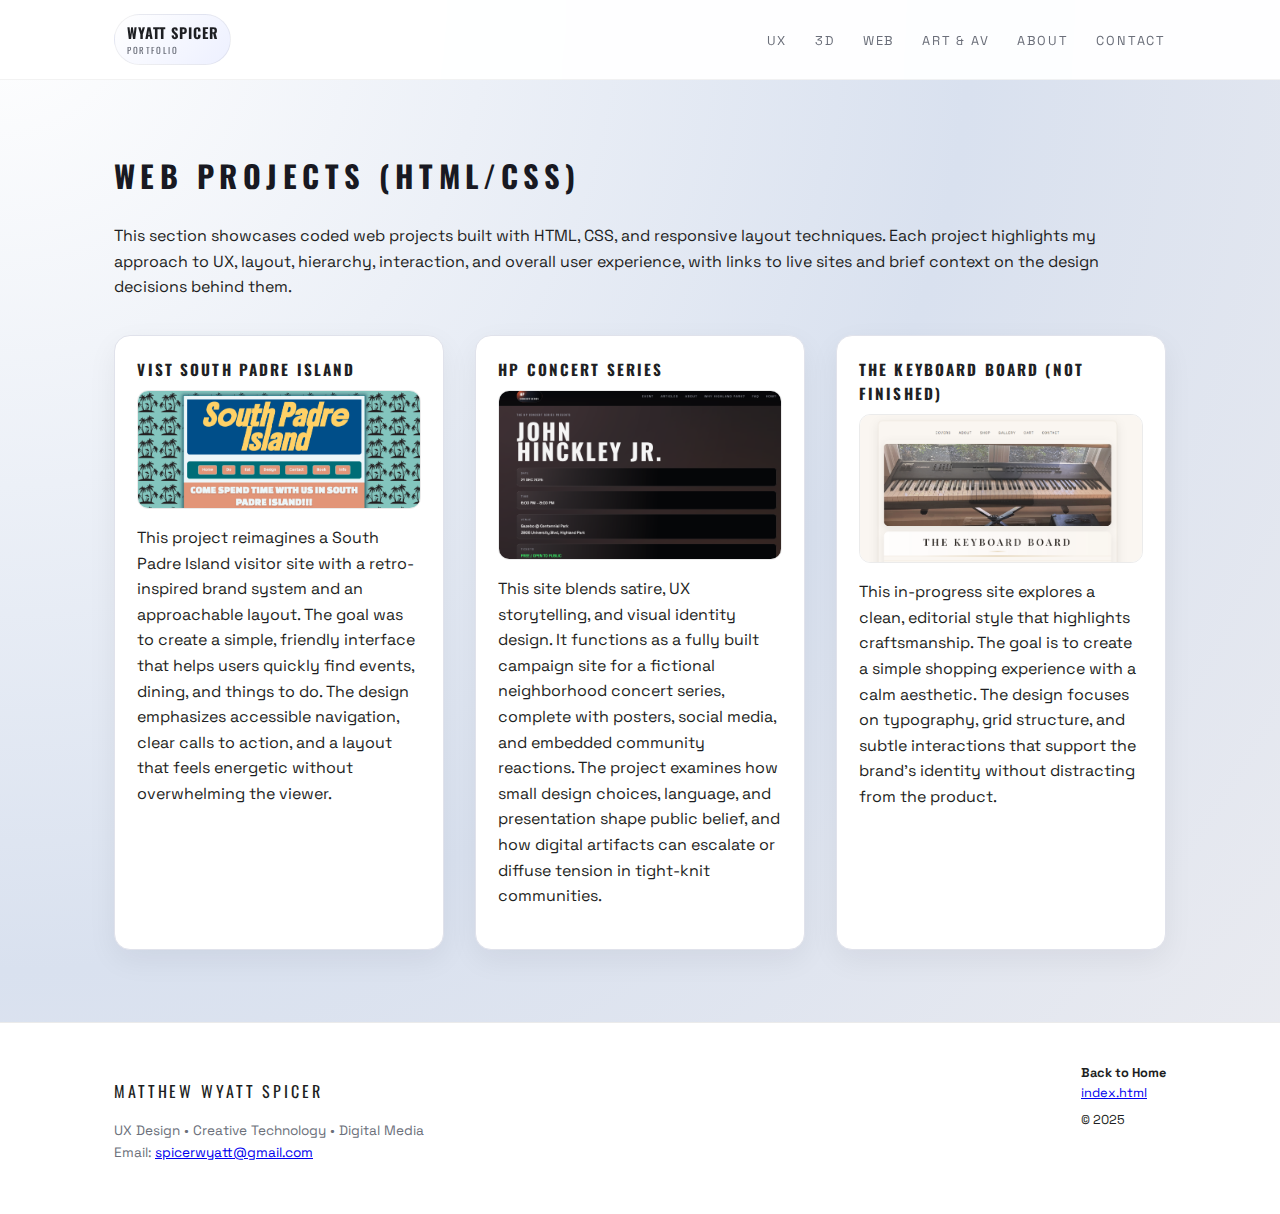
<file: sample-index-page-main/web.html>
<!DOCTYPE html>
<html lang="en">
<head>
  <meta charset="UTF-8" />
  <title>Web Projects – Wyatt Spicer</title>
  <meta name="viewport" content="width=device-width, initial-scale=1.0" />
  <link rel="stylesheet" href="styles.css" />
  <link rel="preconnect" href="https://fonts.googleapis.com" />
  <link rel="preconnect" href="https://fonts.gstatic.com" crossorigin />
  <link href="https://fonts.googleapis.com/css2?family=Space+Grotesk:wght@300;400;500;600&family=Oswald:wght@400;500;600;700&display=swap" rel="stylesheet" />
</head>
<body>
  <header class="site-header">
    <div class="container header-inner">
      <a href="index.html" class="logo-link">
        <div class="logo-mark">
          <span class="logo-top">WYATT SPICER</span>
          <span class="logo-bottom">PORTFOLIO</span>
        </div>
      </a>
      <nav class="main-nav">
        <a href="ux.html">UX</a>
        <a href="3d.html">3D</a>
        <a href="web.html">Web</a>
        <a href="art.html">Art & AV</a>
        <a href="about.html">About</a>
        <a href="contact.html">Contact</a>
      </nav>
    </div>
  </header>

  <main>
    <section class="section">
      <div class="container">
        <h1 class="section-title">Web Projects (HTML/CSS)</h1>
        <p>
          This section showcases coded web projects built with HTML, CSS, and responsive layout techniques. Each project highlights my approach to UX, layout, hierarchy, interaction, and overall user experience, with links to live sites and brief context on the design decisions behind them.
        </p>

        <div class="grid grid-3">
          <article class="card">
            <h3>Vist South Padre Island</h3>
            <a href="https://visitsouthpadreisland.netlify.app/" class="card-link">
            <img src="images/spi.png" alt="Visit South Padre Island" class="card-img" />
            </a>
            <p>
              This project reimagines a South Padre Island visitor site with a retro-inspired brand system and an approachable layout. The goal was to create a simple, friendly interface that helps users quickly find events, dining, and things to do. The design emphasizes accessible navigation, clear calls to action, and a layout that feels energetic without overwhelming the viewer.
            </p>
          </article>

          <article class="card">
            <h3>HP Concert Series</h3>
            <a href="https://hpconcertseries.life/" class="card-link">
            <img src="images/jhj.png" alt="HP Concert Series" class="card-img" />
            </a>
            <p>
              This site blends satire, UX storytelling, and visual identity design. It functions as a fully built campaign site for a fictional neighborhood concert series, complete with posters, social media, and embedded community reactions. The project examines how small design choices, language, and presentation shape public belief, and how digital artifacts can escalate or diffuse tension in tight-knit communities.
            </p>
          </article>
          
          <article class="card">
            <h3>The Keyboard Board (not finished)</h3>
            <a href="https://keyboard-board.netlify.app/" class="card-link">
            <img src="images/keyboard.png" alt="The Keyboard Board" class="card-img" />
            </a>
            <p>
              This in-progress site explores a clean, editorial style that highlights craftsmanship. The goal is to create a simple shopping experience with a calm aesthetic. The design focuses on typography, grid structure, and subtle interactions that support the brand's identity without distracting from the product.
            </p>
          </article>
          </a>
        </div>
      </div>
    </section>
  </main>

   <footer class="site-footer">
  <div class="container footer-inner">
    <div>
      <p class="footer-logo">Matthew Wyatt Spicer</p>
      <p class="footer-note">
        UX Design • Creative Technology • Digital Media<br>
        Email: <a href="mailto:spicerwyatt@gmail.com">spicerwyatt@gmail.com</a>
      </p>
    </div>
    <div class="footer-meta">
      <p><strong>Back to Home</strong><br>
      <a href="index.html">index.html</a></p>
      <p>© 2025</p>
    </div>
  </footer>
</body>
</html>
</file>
<file: sample-index-page-main/styles.css>
:root {
  --bg: #d9e1ef;
  --bg-alt: #ffffff;
  --text: #1e1f23;
  --muted: #6b6f7a;
  --accent: #315efb;
  --accent-neon: #f27d42;
  --border: #e0e2eb;
}

*,
*::before,
*::after {
  box-sizing: border-box;
}

html,
body {
  margin: 0;
  padding: 0;
}

body {
  font-family: "Space Grotesk", system-ui, -apple-system, BlinkMacSystemFont,
    "Segoe UI", sans-serif;
  background: radial-gradient(circle at top left, #ffffff 0, var(--bg) 55%, #ececf0 100%);
  color: var(--text);
  line-height: 1.6;
}

.container {
  width: 100%;
  max-width: 1100px;
  margin: 0 auto;
  padding: 0 1.5rem;
}

.section {
  padding: 4.5rem 0;
}

.section-dark {
  background: var(--bg-alt);
}

.site-header {
  position: sticky;
  top: 0;
  z-index: 50;
  background: rgba(255, 255, 255, 0.95);
  backdrop-filter: blur(10px);
  border-bottom: 1px solid rgba(0, 0, 0, 0.05);
}

.header-inner {
  display: flex;
  align-items: center;
  justify-content: space-between;
  padding: 0.9rem 1.5rem;
}

.logo-mark {
  display: inline-flex;
  flex-direction: column;
  justify-content: center;
  padding: 0.35rem 0.75rem;
  border-radius: 999px;
  border: 1px solid rgba(0, 0, 0, 0.06);
  background: linear-gradient(135deg, #ffffff, #edf0ff);
}

.logo-top {
  font-family: "Oswald", system-ui, sans-serif;
  font-weight: 700;
  letter-spacing: 0.06em;
  font-size: 0.9rem;
  color: var(--text);
}

.logo-bottom {
  font-family: "Oswald", system-ui, sans-serif;
  letter-spacing: 0.18em;
  font-size: 0.55rem;
  text-transform: uppercase;
  color: var(--muted);
}

.main-nav a {
  font-size: 0.8rem;
  text-transform: uppercase;
  letter-spacing: 0.14em;
  color: var(--muted);
  text-decoration: none;
  margin-left: 1.5rem;
  position: relative;
}

.main-nav a::after {
  content: "";
  position: absolute;
  left: 0;
  bottom: -0.25rem;
  width: 0;
  height: 2px;
  background: var(--accent);
  transition: width 0.22s ease-out;
}

.main-nav a:hover {
  color: var(--text);
}

.main-nav a:hover::after {
  width: 100%;
}

.hero {
  position: relative;
  min-height: 70vh;
  display: flex;
  align-items: center;
  padding: 4.5rem 0 4rem;
  overflow: hidden;
}

.hero-overlay {
  position: absolute;
  inset: 0;
  background:
    radial-gradient(circle at 0% 0%, rgba(49, 94, 251, 0.14), transparent 55%),
    radial-gradient(circle at 85% 100%, rgba(242, 125, 66, 0.14), transparent 60%);
  opacity: 0.9;
  pointer-events: none;
  mix-blend-mode: normal;
}

.hero-content {
  position: relative;
  z-index: 1;
}

.eyebrow {
  font-family: "Oswald", system-ui, sans-serif;
  text-transform: uppercase;
  letter-spacing: 0.22em;
  font-size: 0.7rem;
  color: var(--muted);
  margin-bottom: 0.85rem;
}

.hero-title {
  font-family: "Oswald", system-ui, sans-serif;
  font-weight: 700;
  font-size: clamp(3rem, 6vw, 4.6rem);
  line-height: 0.95;
  text-transform: uppercase;
  letter-spacing: 0.08em;
  margin: 0 0 1.6rem;
  color: #181922;
}

.hero-meta {
  display: grid;
  grid-template-columns: repeat(auto-fit, minmax(190px, 1fr));
  gap: 1.25rem;
  margin-bottom: 1.8rem;
}

.meta-block {
  border-radius: 0.75rem;
  border: 1px solid rgba(0, 0, 0, 0.06);
  padding: 0.8rem 1rem;
  background: linear-gradient(145deg, #ffffff, #f4f5fb);
}

.meta-label {
  display: block;
  font-size: 0.65rem;
  text-transform: uppercase;
  letter-spacing: 0.18em;
  color: var(--muted);
  margin-bottom: 0.25rem;
}

.meta-value {
  font-size: 0.95rem;
  font-weight: 500;
  color: var(--text);
}

.accent-text {
  color: var(--accent);
}

.hero-buttons {
  display: flex;
  flex-wrap: wrap;
  gap: 0.75rem;
  margin-bottom: 1.1rem;
}
.btn {
  display: inline-flex;
  align-items: center;
  justify-content: center;
  padding: 0.7rem 1.4rem;
  border-radius: 999px;
  border: 1px solid transparent;
  font-size: 0.8rem;
  text-transform: uppercase;
  letter-spacing: 0.16em;
  text-decoration: none;
  cursor: pointer;
  transition: background 0.18s ease-out, color 0.18s ease-out, transform 0.12s ease-out,
    border-color 0.18s ease-out, box-shadow 0.18s ease-out;
}

.btn-primary {
  background: var(--accent);
  color: #ffffff;
  box-shadow: 0 10px 25px rgba(49, 94, 251, 0.35);
}

.btn-primary:hover {
  transform: translateY(-1px);
  box-shadow: 0 14px 35px rgba(49, 94, 251, 0.45);
}

.btn-ghost {
  background: transparent;
  color: var(--text);
  border-color: rgba(0, 0, 0, 0.12);
}

.btn-ghost:hover {
  background: rgba(0, 0, 0, 0.03);
}

.hero-tagline {
  font-size: 0.95rem;
  max-width: 520px;
  color: var(--muted);
}

.hero-disclaimer {
  font-size: 0.75rem;
  color: var(--muted);
  margin-top: 0.35rem;
}

.section-title {
  font-family: "Oswald", system-ui, sans-serif;
  font-size: 1.9rem;
  text-transform: uppercase;
  letter-spacing: 0.18em;
  margin: 0 0 1.4rem;
  color: #181922;
}

.lead {
  font-size: 1rem;
  color: #4b4f5a;
  max-width: 720px;
}

.split {
  display: grid;
  grid-template-columns: minmax(0, 1.1fr) minmax(0, 1.1fr);
  gap: 2.5rem;
  margin-top: 2.2rem;
}

.split h3 {
  font-family: "Oswald", system-ui, sans-serif;
  font-size: 1.1rem;
  letter-spacing: 0.12em;
  text-transform: uppercase;
  margin-bottom: 0.6rem;
}

.bullet-list {
  padding-left: 1.1rem;
  margin: 0.6rem 0 0;
  color: var(--muted);
}

.grid {
  display: grid;
  gap: 1.9rem;
  margin-top: 2.2rem;
}

.grid-3 {
  grid-template-columns: repeat(auto-fit, minmax(230px, 1fr));
}

.card {
  background: #ffffff;
  border-radius: 1rem;
  border: 1px solid var(--border);
  padding: 1.3rem 1.4rem 1.5rem;
  box-shadow: 0 10px 30px rgba(15, 23, 42, 0.06);
  transition: transform 0.18s ease-out, box-shadow 0.18s ease-out;
}

.card:hover {
  transform: translateY(-3px);
  box-shadow: 0 16px 40px rgba(15, 23, 42, 0.09);
}

.card h3 {
  font-family: "Oswald", system-ui, sans-serif;
  text-transform: uppercase;
  letter-spacing: 0.14em;
  font-size: 0.95rem;
  margin-top: 0;
  margin-bottom: 0.55rem;
}

.faq-item {
  border-top: 1px solid rgba(0, 0, 0, 0.06);
  padding: 1.2rem 0;
}

.faq-item:first-of-type {
  border-top: none;
}

.faq-item h3 {
  font-family: "Oswald", system-ui, sans-serif;
  font-size: 1rem;
  text-transform: uppercase;
  letter-spacing: 0.12em;
  margin: 0 0 0.35rem;
}

.site-footer {
  border-top: 1px solid rgba(0, 0, 0, 0.08);
  padding: 2.5rem 0 2.3rem;
  background: #ffffff;
}

.footer-inner {
  display: flex;
  flex-wrap: wrap;
  gap: 2.5rem;
  align-items: flex-start;
  justify-content: space-between;
}

.footer-logo {
  font-family: "Oswald", system-ui, sans-serif;
  font-size: 1rem;
  letter-spacing: 0.18em;
  text-transform: uppercase;
  color: var(--text);
}

.footer-note {
  font-size: 0.85rem;
  color: var(--muted);
  max-width: 360px;
}

.footer-meta p {
  font-size: 0.8rem;
  margin: 0 0 0.4rem;
}

.footer-disclaimer {
  font-size: 0.7rem;
  color: var(--muted);
  margin-top: 0.6rem;
}

@media (max-width: 768px) {
  .header-inner {
    flex-direction: row;
    gap: 1rem;
  }

  .main-nav {
    display: none;
  }

  .hero {
    padding-top: 3.2rem;
    min-height: auto;
  }

  .hero-meta {
    grid-template-columns: 1fr;
  }

  .split {
    grid-template-columns: 1fr;
  }

  .footer-inner {
    flex-direction: column;
  }
}

.poster-grid {
  display: grid;
  grid-template-columns: repeat(auto-fit, minmax(260px, 1fr));
  gap: 1.8rem;
  margin-top: 2rem;
  justify-content: center;
}

.poster-grid img {
  width: 100%;
  max-width: 340px;
  height: auto;
  border-radius: 0.6rem;
  border: 1px solid rgba(0, 0, 0, 0.08);
  background: #ffffff;
  transition: transform 0.25s ease, box-shadow 0.25s ease;
  cursor: pointer;
}

.poster-grid img:hover {
  transform: scale(1.03);
  box-shadow: 0 12px 40px rgba(15, 23, 42, 0.16);
}

.card-img {
  width: 100%;
  max-height: 170px;
  object-fit: cover;
  border-radius: 0.7rem;
  border: 1px solid rgba(0, 0, 0, 0.08);
  margin: 0.55rem 0 0.8rem;
  display: block;
}

.logo-link:hover .logo-mark {
  box-shadow: 0 0 18px rgba(49, 94, 251, 0.18);
  transform: translateY(-1px);
  transition: 0.2s ease;
}

.gallery-grid {
  display: grid;
  grid-template-columns: repeat(auto-fit, minmax(240px, 1fr));
  gap: 1.5rem;
  margin-top: 2rem;
}

.gallery-grid img {
  width: 100%;
  border-radius: 0.6rem;
  border: 1px solid rgba(0, 0, 0, 0.08);
  background: #ffffff;
  object-fit: cover;
  transition: transform 0.25s ease, box-shadow 0.25s ease;
}

.gallery-grid img:hover {
  transform: scale(1.03);
  box-shadow: 0 12px 40px rgba(15, 23, 42, 0.16);
}

.video-container {
  position: relative;
  width: 80%;
  max-width: 700px;
  margin: 0 auto;
  padding-bottom: 56.25%;
  height: 0;
}

.video-container iframe {
  position: absolute;
  top: 0;
  left: 0;
  width: 100%;
  height: 100%;
}

.persona-card {
  max-width: 900px;
  margin: 0 auto;
  text-align: center;
}

.persona-img {
  width: 100%;
  max-width: 900px;
  border-radius: 12px;
  margin: 1.5rem auto 2rem auto;
  display: block;
  box-shadow: 0 8px 24px rgba(0,0,0,0.08);
}

.persona-img2 {
  width: 100%;
  max-width: 400px;\
  border-radius: 12px;
  margin: 1.5rem auto 2rem auto;
  display: block;
  box-shadow: 0 8px 24px rgba(0,0,0,0.08);
}

.persona-img3 {
  width: 100%;
  max-width: 1200px;
  border-radius: 12px;
  margin: 1.5rem auto 2rem auto;
  display: block;
  box-shadow: 0 8px 24px rgba(0,0,0,0.08);
}

.persona-img4 {
  width: 100%;
  max-width: 400px;
  border-radius: 12px;
  margin: 1.5rem auto 2rem auto;
  display: block;
  box-shadow: 0 8px 24px rgba(0,0,0,0.08);
}

.persona-img5 {
  width: 100%;
  max-width: 700px;
  border-radius: 12px;
  margin: 1.5rem auto 2rem auto;
  display: block;
  box-shadow: 0 8px 24px rgba(0,0,0,0.08);
}

.hero-video{
  position: relative;
  width: 100%;
  margin-left: calc(50% - 50vw);
  margin-right: calc(50% - 50vw);
  min-height: 420px;
  height: clamp(420px, 70vh, 900px);
  overflow: hidden;
}

.hero-video video{
  position: absolute;
  inset: 0;
  width: 100%;
  height: 100%;
  object-fit: cover;
  object-position: center;
  display: block;
}

@media (max-width: 640px){
  .hero-video video{
    object-position: 50% 30%;
  }
}

@media (max-width: 430px) and (orientation: portrait){
  .hero-video{
    height: 58svh;
    min-height: 320px;
  }

  .hero-video video{
    object-position: 50% 25%;
  }
}

@supports (height: 1dvh){
  @media (max-width: 430px) and (orientation: portrait){
    .hero-video{
      height: 58dvh;
    }
  }
}

@supports (height: 1svh){
  .hero-video{
    height: clamp(420px, 70svh, 900px);
  }
}

@supports not (height: 1svh){
  @media (max-width: 430px) and (orientation: portrait){
    .hero-video{
      height: 58vh;
    }
  }
}

.canva-embed {
  position: relative;
  width: 100%;
  max-width: 1100px;
  margin: 0 auto;
  height: 70vh;
  min-height: 500px;
  border-radius: 12px;
  overflow: hidden;
  box-shadow: 0 4px 16px rgba(0,0,0,0.12);
  background: #f4f4f8;
}

.canva-embed iframe {
  width: 100%;
  height: 100%;
  border: none;
  display: block;
}

.fullscreen-btn {
  display: inline-block;
  margin-top: 1.2rem;
  padding: 0.75rem 2rem;
  font-size: 0.85rem;
  letter-spacing: 0.14em;
  text-transform: uppercase;

  color: var(--text);
  text-decoration: none;

  border: 1px solid var(--border);
  border-radius: 999px;

  background: #fff;
  transition: background 0.2s ease, transform 0.15s ease;
}

.fullscreen-btn:hover {
  background: var(--bg-alt);
  transform: translateY(-1px);
}

.slide-embed {
  position: relative;
  width: 100%;
  max-width: 1100px;
  margin: 0 auto;
  height: 70vh;
  min-height: 500px;
  border-radius: 12px;
  overflow: hidden;
  background: #f4f4f8;
  box-shadow: 0 4px 16px rgba(0,0,0,0.12);
}

.slide-embed iframe {
  width: 100%;
  height: 100%;
  border: none;
  display: block;
}
</file>
